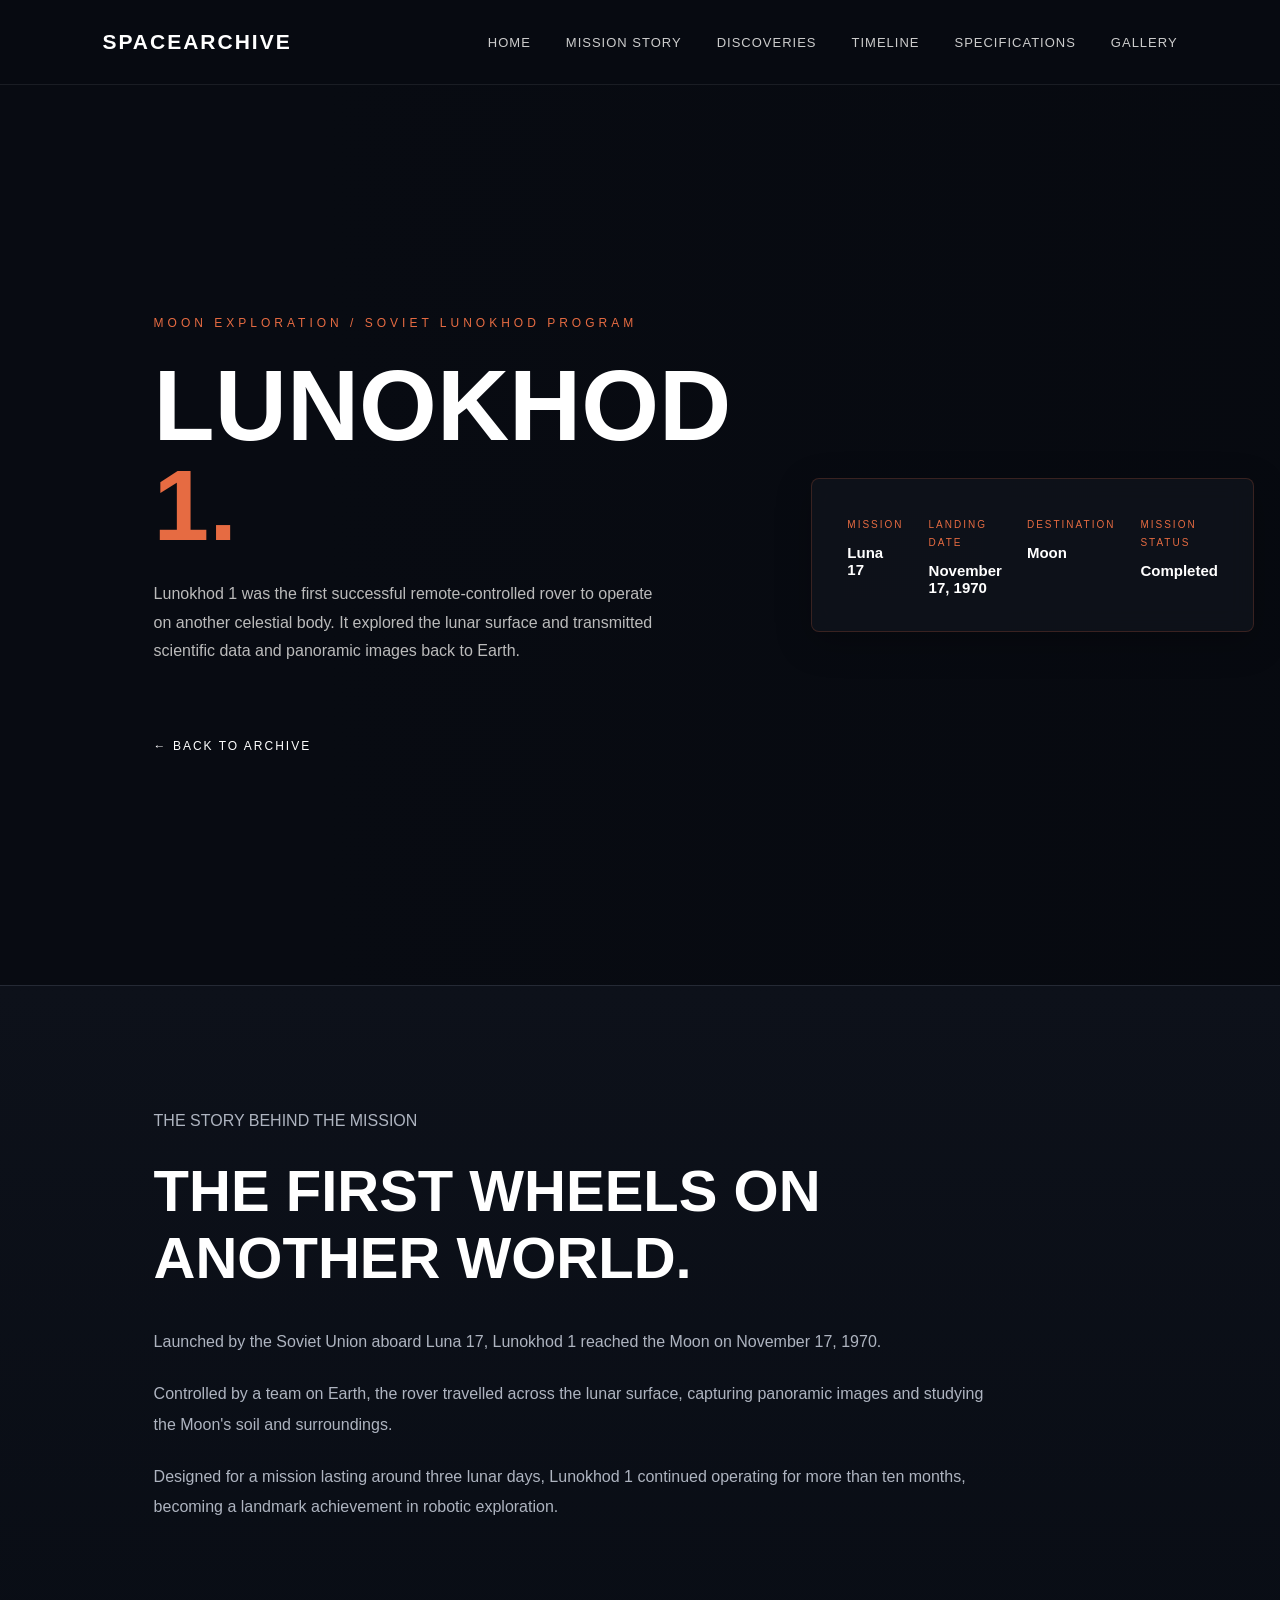
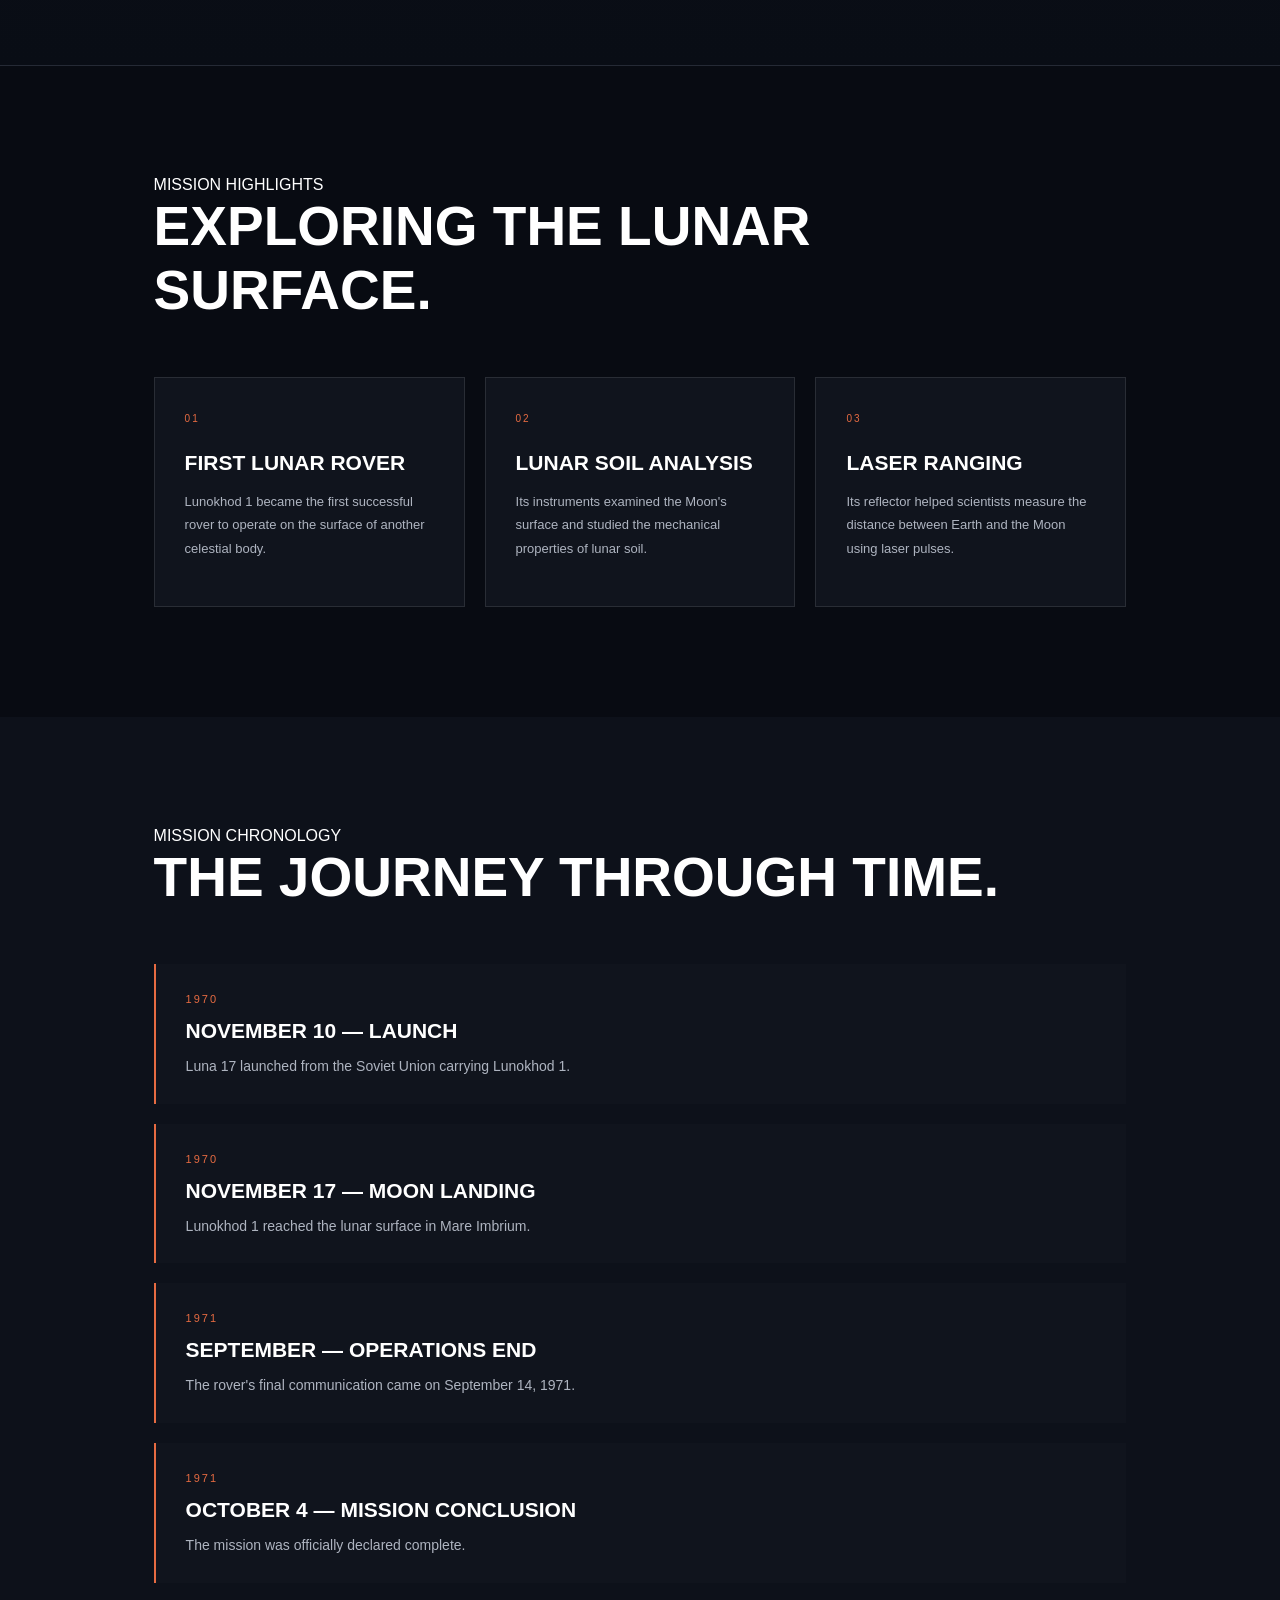
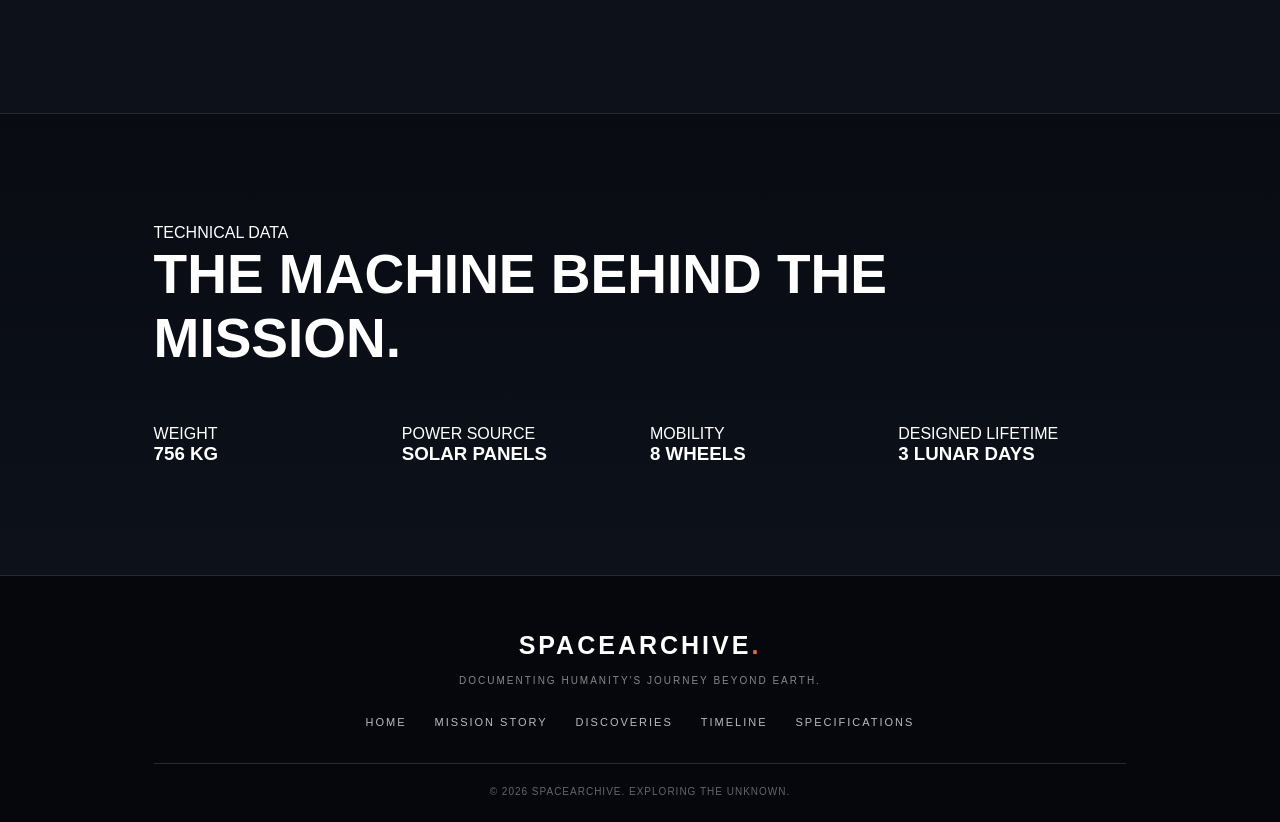
<file: lunokhod-1.html>
<!DOCTYPE html>
<html lang="en">
<head>
    <meta charset="UTF-8">
    <meta name="viewport" content="width=device-width, initial-scale=1.0">
    <title>Lunokhod 1 | SpaceArchive</title>
    <link rel="stylesheet" href="style.css">
</head>

<body>

    <nav class="navbar">
        <div class="logo">SPACEARCHIVE</div>
        <div class="nav-links">
            <a href="index.html">HOME</a>
            <a href="#mission-story">MISSION STORY</a>
            <a href="#discoveries">DISCOVERIES</a>
            <a href="#mission-timeline">TIMELINE</a>
            <a href="#rover-specs">SPECIFICATIONS</a>
            <a href="#gallery">GALLERY</a>
        </div>
    </nav>
    <section class="rover-detail lunokhod-detail">

    <div class="detail-content">
        <p class="detail-label">MOON EXPLORATION / SOVIET LUNOKHOD PROGRAM</p>

        <h1>LUNOKHOD <span>1.</span></h1>

        <p class="detail-description">
            Lunokhod 1 was the first successful remote-controlled
            rover to operate on another celestial body. It explored
            the lunar surface and transmitted scientific data and
            panoramic images back to Earth.
        </p>

        <a href="index.html#archive" class="back-link">
            ← BACK TO ARCHIVE
        </a>
    </div>

    <div class="mission-facts">
        <div>
            <span>MISSION</span>
            <h3>Luna 17</h3>
        </div>

        <div>
            <span>LANDING DATE</span>
            <h3>November 17, 1970</h3>
        </div>

        <div>
            <span>DESTINATION</span>
            <h3>Moon</h3>
        </div>

        <div>
            <span>MISSION STATUS</span>
            <h3>Completed</h3>
        </div>
    </div>

</section>
<section class="mission-story" id="mission-story">
    <p class="section-label">THE STORY BEHIND THE MISSION</p>
    <h2>THE FIRST WHEELS ON ANOTHER WORLD.</h2>

    <p>
        Launched by the Soviet Union aboard Luna 17, Lunokhod 1
        reached the Moon on November 17, 1970.
    </p>

    <p>
        Controlled by a team on Earth, the rover travelled across
        the lunar surface, capturing panoramic images and studying
        the Moon's soil and surroundings.
    </p>

    <p>
        Designed for a mission lasting around three lunar days,
        Lunokhod 1 continued operating for more than ten months,
        becoming a landmark achievement in robotic exploration.
    </p>
</section>
<section class="discoveries" id="discoveries">
    <p class="section-label">MISSION HIGHLIGHTS</p>
    <h2>EXPLORING THE LUNAR SURFACE.</h2>

    <div class="discovery-grid">
        <div class="discovery-card">
            <span>01</span>
            <h3>FIRST LUNAR ROVER</h3>
            <p>
                Lunokhod 1 became the first successful rover
                to operate on the surface of another celestial body.
            </p>
        </div>

        <div class="discovery-card">
            <span>02</span>
            <h3>LUNAR SOIL ANALYSIS</h3>
            <p>
                Its instruments examined the Moon's surface
                and studied the mechanical properties of lunar soil.
            </p>
        </div>

        <div class="discovery-card">
            <span>03</span>
            <h3>LASER RANGING</h3>
            <p>
                Its reflector helped scientists measure the
                distance between Earth and the Moon using laser pulses.
            </p>
        </div>
    </div>
</section>
<section class="mission-timeline" id="mission-timeline">
    <p class="section-label">MISSION CHRONOLOGY</p>
    <h2>THE JOURNEY THROUGH TIME.</h2>

    <div class="timeline-item">
        <span>1970</span>
        <div>
            <h3>NOVEMBER 10 — LAUNCH</h3>
            <p>Luna 17 launched from the Soviet Union carrying Lunokhod 1.</p>
        </div>
    </div>

    <div class="timeline-item">
        <span>1970</span>
        <div>
            <h3>NOVEMBER 17 — MOON LANDING</h3>
            <p>Lunokhod 1 reached the lunar surface in Mare Imbrium.</p>
        </div>
    </div>

    <div class="timeline-item">
        <span>1971</span>
        <div>
            <h3>SEPTEMBER — OPERATIONS END</h3>
            <p>The rover's final communication came on September 14, 1971.</p>
        </div>
    </div>

    <div class="timeline-item">
        <span>1971</span>
        <div>
            <h3>OCTOBER 4 — MISSION CONCLUSION</h3>
            <p>The mission was officially declared complete.</p>
        </div>
    </div>
</section>
<section class="rover-specs" id="rover-specs">
    <p class="section-label">TECHNICAL DATA</p>
    <h2>THE MACHINE BEHIND THE MISSION.</h2>

    <div class="specs-grid">
        <div class="spec-card">
            <span>WEIGHT</span>
            <h3>756 KG</h3>
        </div>

        <div class="spec-card">
            <span>POWER SOURCE</span>
            <h3>SOLAR PANELS</h3>
        </div>

        <div class="spec-card">
            <span>MOBILITY</span>
            <h3>8 WHEELS</h3>
        </div>

        <div class="spec-card">
            <span>DESIGNED LIFETIME</span>
            <h3>3 LUNAR DAYS</h3>
        </div>
    </div>
</section>

    <script src="script.js"></script>
<footer class="site-footer">
    <div class="footer-logo">SPACEARCHIVE<span>.</span></div>

    <p>DOCUMENTING HUMANITY'S JOURNEY BEYOND EARTH.</p>

    <div class="footer-links">
        <a href="index.html">HOME</a>
        <a href="#mission-story">MISSION STORY</a>
        <a href="#discoveries">DISCOVERIES</a>
        <a href="#mission-timeline">TIMELINE</a>
        <a href="#rover-specs">SPECIFICATIONS</a>
    </div>

    <div class="footer-bottom">
        © 2026 SPACEARCHIVE. EXPLORING THE UNKNOWN.
    </div>
</footer>
<script src="script.js"></script>
</body>
</html>
</file>
<file: style.css>
* {
    margin: 0;
    padding: 0;
    box-sizing: border-box;
}

body {
    background: #05070c;
    color: white;
    font-family: Arial, sans-serif;
}

.navbar {
    height: 85px;
    display: flex;
    justify-content: space-between;
    align-items: center;
    padding: 0 8%;
    position: absolute;
    width: 100%;
    z-index: 10;

    background: rgba(8, 11, 18, 0.45);
    backdrop-filter: blur(12px);
    border-bottom: 1px solid rgba(255, 255, 255, 0.08);
}

.logo {
    font-size: 21px;
    font-weight: bold;
    letter-spacing: 2px;
}

.logo span {
    color: #e66b42;
}

.nav-links {
    display: flex;
    list-style: none;
    gap: 35px;
}

.nav-links a {
    text-decoration: none;
    color: #cccccc;
    font-size: 13px;
    letter-spacing: 1px;
    transition: 0.3s;
}

.nav-links a:hover {
    color: #e66b42;
    text-shadow: 0 0 10px rgba(230, 107, 66, 0.5);
}


   .hero {
    min-height: 100vh;
    display: flex;
    align-items: center;
    padding: 0 12%;
    position: relative;

    background:
        linear-gradient(
            90deg,
            rgba(5, 7, 12, 0.95),
            rgba(5, 7, 12, 0.35)
        ),
        url("https://images.unsplash.com/photo-1614728263952-84ea256f9679")
        center/cover no-repeat;
}

.hero-content {
    max-width: 750px;
    position: relative;
    z-index: 2;
}

.subtitle {
    color: #e66b42;
    letter-spacing: 5px;
    font-size: 12px;
    margin-bottom: 25px;
}

.hero h1 {
    font-size: clamp(48px, 7vw, 88px);
    line-height: 1.05;
    letter-spacing: -3px;
    text-shadow: 0 4px 25px rgba(0, 0, 0, 0.4);
}

.hero h1 span {
    color: #e66b42;
}

.description {
    color: #c0c0c0;
    max-width: 550px;
    line-height: 1.9;
    margin: 28px 0 35px;
    font-size: 16px;
}

.explore-btn {
    display: inline-block;
    padding: 16px 28px;
    border: 1px solid #e66b42;
    border-radius: 3px;
    color: white;
    text-decoration: none;
    font-size: 12px;
    letter-spacing: 2px;
    background: rgba(230, 107, 66, 0.08);
    transition: 0.3s ease;
}

.explore-btn:hover {
    background: #e66b42;
    color: #ffffff;
    transform: translateY(-3px);
    box-shadow: 0 8px 25px rgba(230, 107, 66, 0.3);
}


    .scroll-text {
    position: absolute;
    bottom: 35px;
    left: 12%;
    color: #999;
    font-size: 10px;
    letter-spacing: 3px;
    animation: scrollPulse 2s ease-in-out infinite;
}

@keyframes scrollPulse {
    0%, 100% {
        opacity: 0.5;
        transform: translateY(0);
    }
    50% {
        opacity: 1;
        transform: translateY(6px);
    }
}

/* OUR STORY SECTION */

.story {
    padding: 120px 12%;
    background: #05070c;
}

.story-container {
    display: grid;
    grid-template-columns: repeat(3, 1fr);
    gap: 20px;
    margin-top: 60px;
}
.story-card {
    padding: 35px 28px;
    min-height: 220px;
    background: #10141d;
    border: 1px solid #252a35;
    border-radius: 4px;
    transition: 0.4s ease;
}

.story-card:hover {
    border-color: #e66b42;
    transform: translateY(-8px);
}

.story-card span {
    color: #e66b42;
    font-size: 13px;
    letter-spacing: 3px;
}

.story-card h3 {
    margin: 25px 0 15px;
    font-size: 23px;
}

.story-card p {
    color: #999;
    font-size: 14px;
    line-height: 1.7;
}

@media (max-width: 768px) {
    .story-container {
        grid-template-columns: 1fr;
    }
} 
/* DESTINATIONS SECTION */

html {
    scroll-behavior: smooth;
}

.destinations {
    min-height: 100vh;
    padding: 110px 12%;
    background: #080b12;
}

.section-heading {
    text-align: center;
    margin-bottom: 60px;
}

.section-heading h2 {
    font-size: clamp(35px, 5vw, 60px);
    margin: 20px 0;
}

.section-heading h2 span {
    color: #e66b42;
}

.section-heading > p:last-child {
    color: #aaa;
    line-height: 1.7;
}

.destination-container {
    display: grid;
    grid-template-columns: repeat(2, 1fr);
    gap: 25px;
}

.destination-card {
    height: 400px;
    position: relative;
    display: flex;
    align-items: end;
    padding: 35px;
    background-size: cover;
    background-position: center;
    border: 1px solid #292d35;
    border-radius: 4px;
    overflow: hidden;
    transition: 0.4s ease;
}

.destination-card:hover {
    transform: translateY(-10px);
    border-color: #e66b42;
    box-shadow: 0 15px 35px rgba(230, 107, 66, 0.2);
}

.destination-card:hover {
    transform: translateY(-8px);
}

.moon-card {
    background-image:
    linear-gradient(0deg, #05070c, transparent),
    url("https://images.unsplash.com/photo-1446776811953-b23d57bd21aa");
}

.mars-card {
    background-image:
    linear-gradient(0deg, #05070c, transparent),
    url("https://images.unsplash.com/photo-1614728263952-84ea256f9679");
}

.card-content p {
    color: #e66b42;
    font-size: 11px;
    letter-spacing: 3px;
}

.card-content h3 {
    font-size: 42px;
    margin: 12px 0 20px;
}

.card-content a {
    color: white;
    font-size: 12px;
    text-decoration: none;
    letter-spacing: 2px;
}

@media (max-width: 768px) {
    .destination-container {
        grid-template-columns: 1fr;
    }
} 

/* EXPLORATION ARCHIVE */

.archive {
    padding: 120px 12%;
    background: #080b12;
}

.archive-grid {
    display: grid;
    grid-template-columns: repeat(3, 1fr);
    gap: 25px;
    margin-top: 60px;
}

.archive-card {
    background: #10141d;
    border: 1px solid #252a35;
    border-radius: 4px;
    overflow: hidden;
    transition: 0.4s ease;
}
.archive-card:hover {
    transform: translateY(-8px);
    border-color: #e66b42;
    box-shadow: 0 12px 30px rgba(230, 107, 66, 0.12);
}

.archive-card:hover {
    transform: translateY(-8px);
    border-color: #e66b42;
}

.archive-card img {
    width: 100%;
    height: 220px;
    object-fit: cover;
    display: block;
    transition: transform 0.5s ease;
}

.archive-info {
    padding: 25px;
}

.archive-info span {
    color: #e66b42;
    font-size: 10px;
    letter-spacing: 2px;
}

.archive-info h3 {
    font-size: 23px;
    margin: 15px 0;
}

.archive-info p {
    color: #999;
    font-size: 13px;
    line-height: 1.7;
    min-height: 65px;
}

.archive-info a {
    display: inline-block;
    color: white;
    text-decoration: none;
    font-size: 11px;
    letter-spacing: 2px;
    margin-top: 20px;
}

.archive-info a:hover {
    color: #e66b42;
}

@media (max-width: 900px) {
    .archive-grid {
        grid-template-columns: repeat(2, 1fr);
    }
}

@media (max-width: 600px) {
    .archive-grid {
        grid-template-columns: 1fr;
    }
}


/* SPIRIT ROVER DETAIL PAGE */

.rover-detail {
    min-height: 100vh;
    display: flex;
    flex-direction: row;
    align-items: center;
    justify-content: space-between;
    gap: 80px;
    padding: 120px 12%;
    background:
        linear-gradient(90deg, #080b12 25%, rgba(8, 11, 18, 0.65)),
        url("https://images.unsplash.com/photo-1614728894747-a83421e2b9c9");
    background-size: cover;
    background-position: center;
}

.detail-content {
    max-width: 650px;
}

.detail-label {
    color: #e66b42;
    font-size: 12px;
    letter-spacing: 4px;
    margin-bottom: 25px;
}

.detail-content h1 {
    font-size: clamp(55px, 8vw, 100px);
    line-height: 1;
    margin-bottom: 25px;
}

.detail-content h1 span {
    color: #e66b42;
}

.detail-description {
    color: #bbb;
    font-size: 16px;
    line-height: 1.8;
    max-width: 500px;
margin-bottom: 70px;
}

.back-link {
    color: white;
    text-decoration: none;
    font-size: 12px;
    letter-spacing: 2px;
}

.back-link:hover {
    color: #e66b42;
}

.apollo-detail {
    background:
        linear-gradient(90deg, #080b12 25%, rgba(8, 11, 18, 0.65)),
        url("https://images.unsplash.com/photo-1451187580459-43490279c0fa");
    background-size: cover;
    background-position: center;
}

.curiosity-detail {
    background:
        linear-gradient(90deg, #080b12 25%, rgba(8, 11, 18, 0.65)),
        url("https://images.unsplash.com/photo-1614728894747-a83421e2b9c9");
    background-size: cover;
    background-position: center;
}

/* MISSION FACTS */

.mission-facts {
    display: grid;
    grid-template-columns: repeat(4, 1fr);
    gap: 25px;
    padding: 35px;
    margin-top: 60px;

    background: rgba(16, 20, 29, 0.75);
    backdrop-filter: blur(12px);
    border: 1px solid rgba(230, 107, 66, 0.2);
    border-radius: 8px;
    box-shadow: 0 10px 35px rgba(0, 0, 0, 0.25);
}

.mission-facts span {
    color: #e66b42;
    font-size: 10px;
    letter-spacing: 2px;
}

.mission-facts h3 {
    color: white;
    font-size: 15px;
    margin-top: 12px;
}

@media (max-width: 768px) {
    .mission-facts {
        grid-template-columns: repeat(2, 1fr);
    }
}

/* SPIRIT ROVER GALLERY */

.gallery-section {
    background: #080b12;
    min-height: 100vh;
}

.rover-gallery {
    padding: 100px 12%;
    max-width: 1500px;
    margin: auto;
}

.gallery-heading {
    margin-bottom: 35px;
}

.gallery-heading p {
    color: #e66b42;
    font-size: 11px;
    letter-spacing: 4px;
}

.gallery-heading h2 {
    font-size: clamp(30px, 5vw, 50px);
    margin-top: 15px;
}

.gallery-heading h2 span {
    color: #e66b42;
}

.gallery-grid {
    display: grid;
    grid-template-columns: repeat(2, 1fr);
    gap: 20px;
}

.gallery-grid img {
    width: 100%;
    height: 280px;
    object-fit: cover;
    border: 1px solid #292d35;
    transition: transform 0.4s;
    cursor: pointer;
}

.gallery-grid img:hover {
    transform: scale(1.02);
}

.gallery-grid img:first-child {
    grid-column: span 2;
    height: 400px;
}

@media (max-width: 600px) {
    .gallery-grid {
        grid-template-columns: 1fr;
    }

    .gallery-grid img:first-child {
        grid-column: span 1;
    }
}


/* MISSION STORY SECTION */

.mission-story {
    padding: 120px 12%;
    background: linear-gradient(
        180deg,
        #0d111a 0%,
        #090d15 100%
    );
    border-top: 1px solid #252a35;
    border-bottom: 1px solid #252a35;
}

.story-label {
    color: #e66b42;
    font-size: 11px;
    letter-spacing: 4px;
    margin-bottom: 25px;
}

.mission-story h2 {
    font-size: clamp(32px, 5vw, 58px);
    max-width: 750px;
    line-height: 1.15;
    margin-bottom: 35px;
}

.mission-story h2 span {
    color: #e66b42;
}

.mission-story p {
    color: #aeb4c0;
    font-size: 16px;
    line-height: 1.9;
    max-width: 850px;
    margin-bottom: 22px;
}

/* SCIENTIFIC DISCOVERIES */

.discoveries {
    padding: 110px 12%;
    background: #080b12;
}

.discovery-label {
    color: #e66b42;
    font-size: 11px;
    letter-spacing: 4px;
    margin-bottom: 20px;
}

.discoveries h2 {
    font-size: clamp(32px, 5vw, 55px);
    margin-bottom: 55px;
    max-width: 750px;
}

.discoveries h2 span {
    color: #e66b42;
}

.discovery-grid {
    display: grid;
    grid-template-columns: repeat(3, 1fr);
    gap: 20px;
}

.discovery-card {
    padding: 30px;
    min-height: 230px;
    background: #10141d;
    border: 1px solid #292d35;
    transition: 0.3s;
}

.discovery-card:hover {
    transform: translateY(-7px);
    border-color: #e66b42;
    box-shadow: 0 10px 25px rgba(230, 107, 66, 0.12);
}

.discovery-card span {
    color: #e66b42;
    font-size: 10px;
    letter-spacing: 2px;
}

.discovery-card h3 {
    color: white;
    font-size: 21px;
    margin: 25px 0 15px;
}

.discovery-card p {
    color: #aeb4c0;
    font-size: 13px;
    line-height: 1.8;
}

@media (max-width: 768px) {
    .discovery-grid {
        grid-template-columns: 1fr;
    }
}

/* MISSION TIMELINE */

.mission-timeline {
    padding: 110px 12%;
    background: #0d111a;
}

.timeline-label {
    color: #e66b42;
    font-size: 11px;
    letter-spacing: 4px;
    margin-bottom: 20px;
}

.mission-timeline h2 {
    font-size: clamp(32px, 5vw, 55px);
    margin-bottom: 55px;
}

.mission-timeline h2 span {
    color: #e66b42;
}
.timeline-item {
    padding: 25px 30px;
    margin-bottom: 20px;
    border-left: 2px solid #e66b42;
    background: #10141d;
    transition: 0.3s;
}

.timeline-item:hover {
    transform: translateX(6px);
    background: #151b27;
    border-left-color: #ff865c;
}

.timeline-item span {
    color: #e66b42;
    font-size: 11px;
    letter-spacing: 2px;
}

.timeline-item h3 {
    color: white;
    font-size: 21px;
    margin: 12px 0;
}

.timeline-item p {
    color: #aeb4c0;
    font-size: 14px;
    line-height: 1.7;
}

/* ROVER TECHNICAL SPECIFICATIONS */

.rover-specs {
    padding: 110px 12%;
    background: linear-gradient(
        180deg,
        #080b12 0%,
        #0d111a 100%
    );
    border-top: 1px solid #252a35;
}
.specs-label {
    color: #e66b42;
    font-size: 11px;
    letter-spacing: 4px;
    margin-bottom: 20px;
}

.rover-specs h2 {
    font-size: clamp(32px, 5vw, 55px);
    margin-bottom: 55px;
}

.rover-specs h2 span {
    color: #e66b42;
}

.specs-grid {
    display: grid;
    grid-template-columns: repeat(4, 1fr);
    gap: 20px;
}

.spec-item {
    padding: 28px 20px;
    background: #10141d;
    border: 1px solid #292d35;
    min-height: 180px;
}

.spec-item span {
    color: #e66b42;
    font-size: 10px;
    letter-spacing: 2px;
}

.spec-item h3 {
    color: white;
    font-size: 20px;
    margin: 25px 0 12px;
}

.spec-item p {
    color: #aeb4c0;
    font-size: 12px;
    line-height: 1.7;
}

@media (max-width: 900px) {
    .specs-grid {
        grid-template-columns: repeat(2, 1fr);
    }
}

@media (max-width: 550px) {
    .specs-grid {
        grid-template-columns: 1fr;
    }
}

/* DETAIL PAGE NAVIGATION */

html {
    scroll-behavior: smooth;
    scroll-padding-top: 100px;
}

.navbar {
    position: sticky;
    top: 0;
    z-index: 1000;
    background: rgba(8, 11, 18, 0.95);
    backdrop-filter: blur(12px);
}
/* SITE FOOTER */
.site-footer {
    padding: 55px 12% 25px;
    background: #05070c;
    border-top: 1px solid #252a35;
    text-align: center;
}

.footer-logo {
    color: white;
    font-size: 25px;
    font-weight: bold;
    letter-spacing: 3px;
}

.footer-logo span {
    color: #e66b42;
}

.site-footer > p {
    color: #888;
    font-size: 10px;
    letter-spacing: 2px;
    margin: 15px 0 30px;
}

.footer-links {
    display: flex;
    justify-content: center;
    flex-wrap: wrap;
    gap: 28px;
    margin-bottom: 35px;
}

.footer-links a {
    color: #bbb;
    text-decoration: none;
    font-size: 11px;
    letter-spacing: 2px;
}

.footer-links a:hover {
    color: #e66b42;
}

.footer-bottom {
    padding-top: 22px;
    border-top: 1px solid #252a35;
    color: #666;
    font-size: 10px;
    letter-spacing: 1px;
}
/* CURIOSITY GALLERY IMPROVEMENTS */
.gallery-section {
    padding: 80px 10%;
    background: #080b12;
}

.gallery-section .section-label {
    color: #e66b42;
    font-size: 11px;
    letter-spacing: 4px;
    margin-bottom: 15px;
}

.gallery-section h2 {
    color: #fff;
    font-size: 36px;
    margin-bottom: 35px;
}

.gallery-section .gallery-grid {
    display: grid;
    grid-template-columns: repeat(2, 1fr);
    gap: 20px;
}

.gallery-section .gallery-grid img {
    width: 100%;
    height: 280px;
    object-fit: cover;
    display: block;
    transition: transform 0.5s ease;
}

.gallery-section .gallery-grid img:hover {
    transform: scale(1.05);
}

@media (max-width: 700px) {
    .gallery-section .gallery-grid {
        grid-template-columns: 1fr;
    }
}
.mission-facts {
    margin-top: 40px;
}

/* HOMEPAGE RESPONSIVE DESIGN */

@media (max-width: 768px) {

    .navbar {
        position: relative;
        height: auto;
        width: 100%;
        flex-direction: column;
        gap: 15px;
        padding: 20px 12px;
    }

    .nav-links {
        flex-wrap: wrap;
        justify-content: center;
        gap: 12px 18px;
        padding: 0;
        margin: 0;
    }

    .hero h1 {
        font-size: 42px;
    }

    .destinations-grid,
    .story-grid,
    .archive-grid {
        grid-template-columns: 1fr;
    }

    /* MISSION PAGE MOBILE LAYOUT */

    .rover-detail {
        flex-direction: column;
        gap: 30px;
        padding: 80px 8% 50px;
    }

    .mission-facts {
        grid-template-columns: repeat(2, 1fr);
        margin-top: 0;
        width: 100%;
    }

}


@keyframes heroFadeIn {
    from {
        opacity: 0;
        transform: translateY(25px);
    }
    to {
        opacity: 1;
        transform: translateY(0);
    }
}

.hero-content {
    animation: heroFadeIn 1.2s ease-out;
}

.destination-card h2 {
    font-size: 32px;
    color: #ffffff;
    letter-spacing: 1px;
    margin-bottom: 10px;
    text-shadow: 0 3px 15px rgba(0, 0, 0, 0.7);
}
</file>
